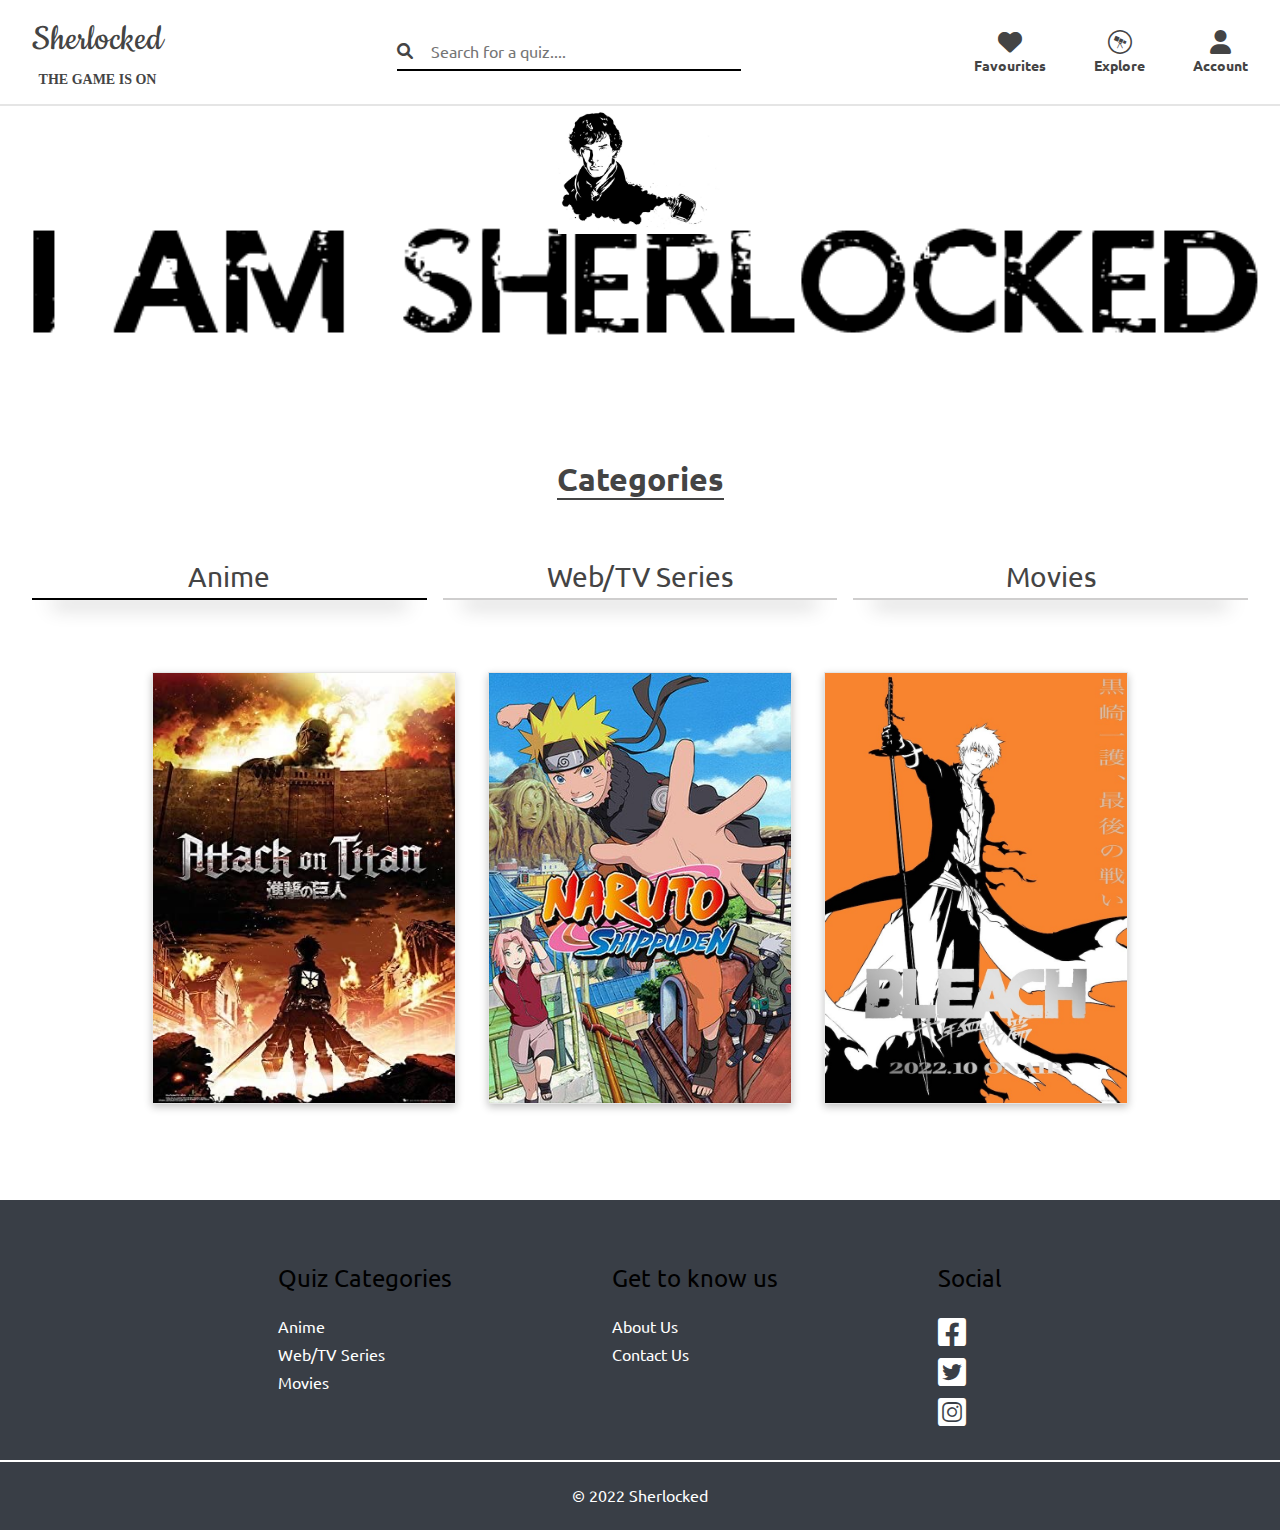
<file: index.html>
<!DOCTYPE html>
<html lang="en">
<head>
    <meta charset="UTF-8">
    <meta http-equiv="X-UA-Compatible" content="IE=edge">
    <meta name="viewport" content="width=device-width, initial-scale=1.0">
    <link rel="stylesheet" href="https://cdnjs.cloudflare.com/ajax/libs/font-awesome/6.0.0/css/all.min.css" integrity="sha512-9usAa10IRO0HhonpyAIVpjrylPvoDwiPUiKdWk5t3PyolY1cOd4DSE0Ga+ri4AuTroPR5aQvXU9xC6qOPnzFeg==" crossorigin="anonymous" referrerpolicy="no-referrer" />
    <link rel="stylesheet" href="https://anchor-ui.netlify.app/styles.css" />
    <link rel="stylesheet" href="style.css">
    <title>Sherlocked</title>
</head>
<body>
    <header class="header">
        <nav class="navbar flex flex-row flex-align-center">
            <div class="navbar-left flex flex-col flex-align-justify-center">
                <a href="index.html" class="h1 logo">Sherlocked</a>
                <p class="small logo-down">THE GAME IS ON</p>
            </div>
            <div class="navbar-mid flex flex-align-justify-center">
                <i class="fa-solid fa-magnifying-glass"></i>
                <input type="search" placeholder="Search for a quiz...." class="search-bar">
            </div>
            <div class="navbar-right flex flex-align-justify-center">
                <a href="#" class="btn icon-btn flex flex-col flex-align-justify-center">
                    <i class="fas fa-heart"></i>
                    <span class="small">Favourites</span>
                </a>
                <a href="#" class="btn icon-btn flex flex-col flex-align-justify-center">
                    <i class="fa-brands fa-wpexplorer"></i>
                    <span class="small">Explore</span>
                </a>
                <a href="#" class="btn icon-btn flex flex-col flex-align-justify-center">
                    <i class="fa-solid fa-user"></i>
                    <span class="small">Account</span>
                </a>
            </div>
        </nav>
        <section class="display">
            <img src="./images/I-AM-SHERLOCKED.png" alt="Sherlocked">
            <div class="top-img">
                <img src="./images/sherlock.jpg" alt="The Game Is On">
            </div>
        </section>
    </header>
    <main class="quiz-arena flex flex-col flex-align-justify-center">
        <h1 class="h2 title">Categories</h1>
        <div class="categories flex flex-align-justify-center">
            <button class="h3 category anime-btn active-category">Anime</button>
            <button class="h3 category web-btn">Web/TV Series</button>
            <button class="h3 category movie-btn">Movies</button>
        </div>
        <div class="category-quizes anime-category flex flex-row flex-align-justify-center">
            <div class="card card-overlay">
                <img src="./images/aot.jpg" alt="quiz">
                <div class="overlay">
                    <p class="h4">Attack on Titans</p>
                    <a href="./html/instruction.html" class="btn h5">Take Quiz</a>
                </div>
            </div>
            <div class="card card-overlay">
                <img src="./images/narutoshippuden.jpg" alt="quiz">
                <div class="overlay">
                    <p class="h4">Naruto Shippuden</p>
                    <a href="./html/instruction.html" class="btn h5">Take Quiz</a>
                </div>
            </div>
            <div class="card card-overlay">
                <img src="./images/bleach.png" alt="quiz">
                <div class="overlay">
                    <p class="h4">Bleach</p>
                    <a href="./html/instruction.html" class="btn h5">Take Quiz</a>
                </div>
            </div>
        </div>
        <div class="category-quizes web-category flex flex-row flex-align-justify-center">
            <div class="card card-overlay">
                <img src="./images/got.jpg" alt="quiz">
                <div class="overlay">
                    <p class="h4">Game Of Thrones</p>
                    <a href="./html/instruction.html" class="btn h5">Take Quiz</a>
                </div>
            </div>
            <div class="card card-overlay">
                <img src="./images/strangerthings.jpg" alt="quiz">
                <div class="overlay">
                    <p class="h4">Stranger Things</p>
                    <a href="./html/instruction.html" class="btn h5">Take Quiz</a>
                </div>
            </div>
            <div class="card card-overlay">
                <img src="./images/witcher.jpg" alt="quiz">
                <div class="overlay">
                    <p class="h4">The Witcher</p>
                    <a href="./html/instruction.html" class="btn h5">Take Quiz</a>
                </div>
            </div>
        </div>
        <div class="category-quizes movie-category flex flex-row flex-align-justify-center">
            <div class="card card-overlay">
                <img src="./images/inception.jpg" alt="quiz">
                <div class="overlay">
                    <p class="h4">Inception</p>
                    <a href="./html/instruction.html" class="btn h5">Take Quiz</a>
                </div>
            </div>
            <div class="card card-overlay">
                <img src="./images/darkknight.jpg" alt="quiz">
                <div class="overlay">
                    <p class="h4">The Dark Knight</p>
                    <a href="./html/instruction.html" class="btn h5">Take Quiz</a>
                </div>
            </div>
            <div class="card card-overlay">
                <img src="./images/shawshankredemption.jpg" alt="quiz">
                <div class="overlay">
                    <p class="h4">The Shawshank Redemption</p>
                    <a href="./html/instruction.html" class="btn h5">Take Quiz</a>
                </div>
            </div>
        </div>
    </main>
    <footer class="footer">
        <div class="footer-nav flex flex-justify-center">
            <div class="footer-nav-item flex flex-col flex-justify-center">
                <p class="h4">Quiz Categories</p>
                <div class="footer-list flex flex-col flex-justify-center">
                    <a href="#" class="footer-item">Anime</a>
                    <a href="#" class="footer-item">Web/TV Series</a>
                    <a href="#" class="footer-item">Movies</a>
                </div>
            </div>
            <div class="footer-nav-item flex flex-col flex-justify-center">
                <p class="h4">Get to know us</p>
                <div class="footer-list flex flex-col flex-justify-center">
                    <a href="#" class="footer-item">About Us</a>
                    <a href="#" class="footer-item">Contact Us</a>
                </div>
            </div>
            <div class="footer-nav-item flex flex-col flex-justify-center">
                <p class="h4">Social</p>
                <div class="footer-list flex flex-col flex-justify-center">
                    <a href="#" class="footer-item"><i class="fa-brands fa-facebook-square"></i></a>
                    <a href="#" class="footer-item"><i class="fa-brands fa-twitter-square"></i></a>
                    <a href="#" class="product"><i class="fa-brands fa-instagram-square"></i></a>
                </div>
            </div>
        </div>
        <div class="logo">
            <p class="h6">&copy; 2022 Sherlocked</p>
        </div>
    </footer>
</body>
<script src="app.js"></script>
</html>
</file>
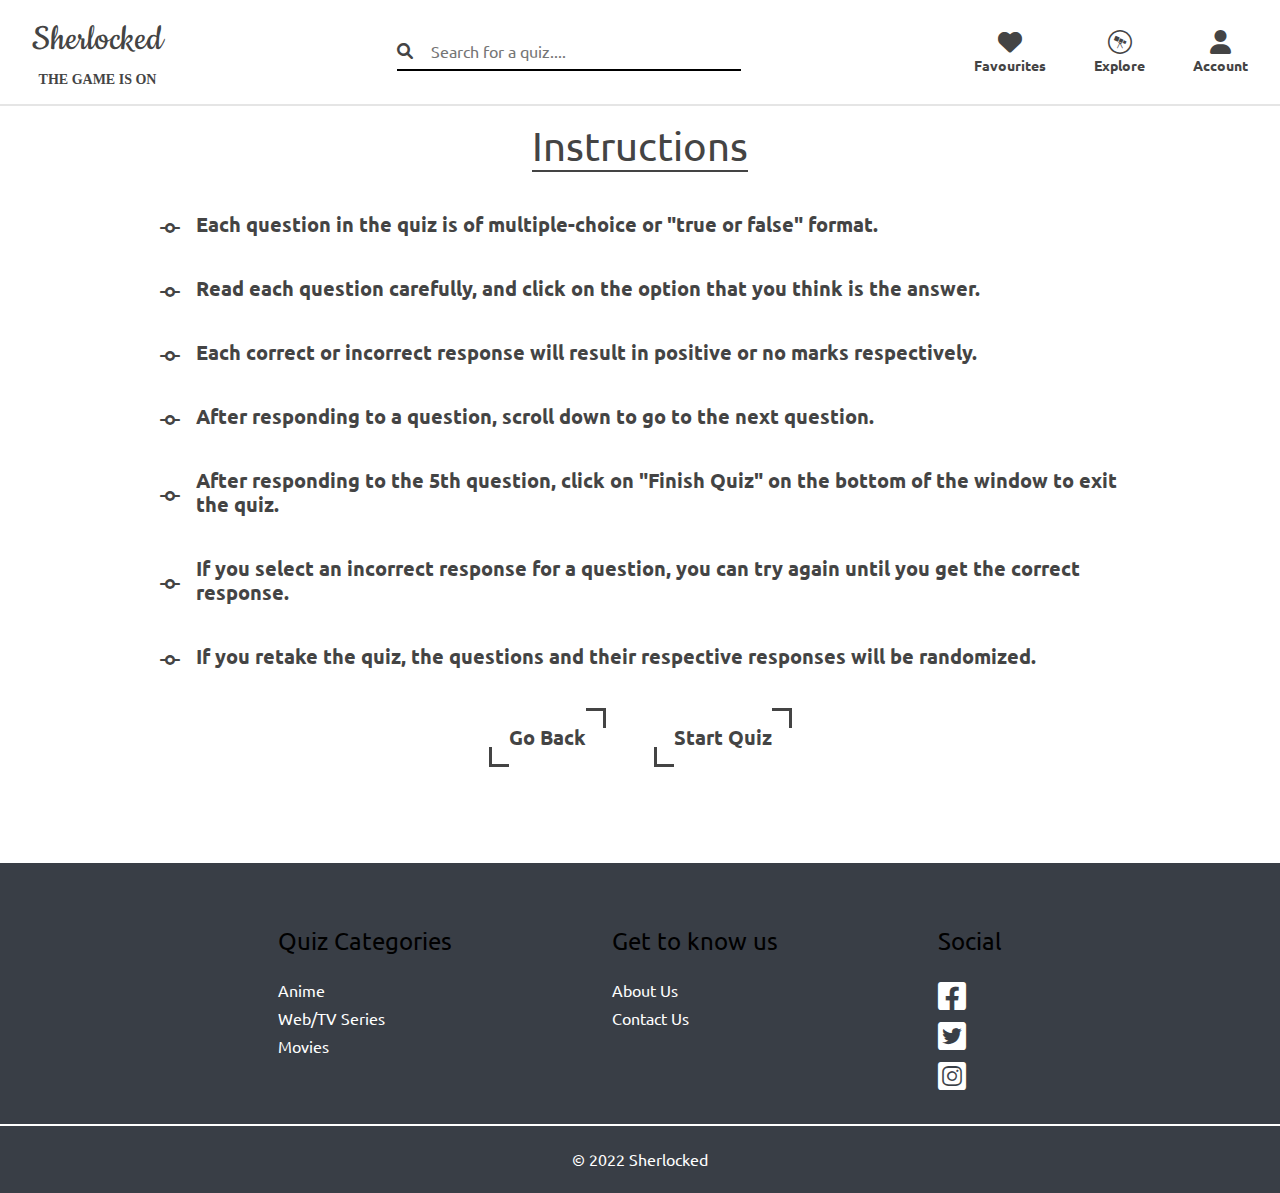
<file: html/instruction.html>
<!DOCTYPE html>
<html lang="en">
<head>
    <meta charset="UTF-8">
    <meta http-equiv="X-UA-Compatible" content="IE=edge">
    <meta name="viewport" content="width=device-width, initial-scale=1.0">
    <link rel="stylesheet" href="https://cdnjs.cloudflare.com/ajax/libs/font-awesome/6.0.0/css/all.min.css" integrity="sha512-9usAa10IRO0HhonpyAIVpjrylPvoDwiPUiKdWk5t3PyolY1cOd4DSE0Ga+ri4AuTroPR5aQvXU9xC6qOPnzFeg==" crossorigin="anonymous" referrerpolicy="no-referrer" />
    <link rel="stylesheet" href="https://anchor-ui.netlify.app/styles.css" />
    <link rel="stylesheet" href="../style.css">
    <title>Sherlocked</title>
</head>
<body>
    <header class="header">
        <nav class="navbar flex flex-row flex-align-center">
            <div class="navbar-left flex flex-col flex-align-justify-center">
                <a href="../index.html" class="h1 logo">Sherlocked</a>
                <p class="small logo-down">THE GAME IS ON</p>
            </div>
            <div class="navbar-mid flex flex-align-justify-center">
                <i class="fa-solid fa-magnifying-glass"></i>
                <input type="search" placeholder="Search for a quiz...." class="search-bar">
            </div>
            <div class="navbar-right flex flex-align-justify-center">
                <a href="#" class="btn icon-btn flex flex-col flex-align-justify-center">
                    <i class="fas fa-heart"></i>
                    <span class="small">Favourites</span>
                </a>
                <a href="#" class="btn icon-btn flex flex-col flex-align-justify-center">
                    <i class="fa-brands fa-wpexplorer"></i>
                    <span class="small">Explore</span>
                </a>
                <a href="#" class="btn icon-btn flex flex-col flex-align-justify-center">
                    <i class="fa-solid fa-user"></i>
                    <span class="small">Account</span>
                </a>
            </div>
        </nav>
    </header>
    <main class="instructions-page flex flex-col flex-align-justify-center">
        <p class="h1 title">Instructions</p>
        <div class="instructions flex flex-col flex-justify-center">
            <p class="instruction flex flex-align-justify-center">
                <i class="fa-solid fa-code-commit"></i>
                <span class="message h5">Each question in the quiz is of multiple-choice or "true or false" format.</span>
            </p>
            <p class="instruction flex flex-align-justify-center">
                <i class="fa-solid fa-code-commit"></i>
                <span class="message h5">Read each question carefully, and click on the option that you think is the answer.</span>
            </p>
            <p class="instruction flex flex-align-justify-center">
                <i class="fa-solid fa-code-commit"></i>
                <span class="message h5">Each correct or incorrect response will result in positive or no marks respectively.</span>
            </p>
            <p class="instruction flex flex-align-justify-center">
                <i class="fa-solid fa-code-commit"></i>
                <span class="message h5">After responding to a question, scroll down to go to the next question.</span>
            </p>
            <p class="instruction flex flex-align-justify-center">
                <i class="fa-solid fa-code-commit"></i>
                <span class="message h5">After responding to the 5th question, click on "Finish Quiz" on the bottom of the window to exit the quiz.</span>
            </p>
            <p class="instruction flex flex-align-justify-center">
                <i class="fa-solid fa-code-commit"></i>
                <span class="message h5">If you select an incorrect response for a question, you can try again until you get the correct response.</span>
            </p>
            <p class="instruction flex flex-align-justify-center">
                <i class="fa-solid fa-code-commit"></i>
                <span class="message h5">If you retake the quiz, the questions and their respective responses will be randomized.</span>
            </p>
        </div>
        <div class="buttons flex flex-row flex-align-justify-center">
            <a href="../index.html" class="btn animated-btn">Go Back</a>
            <a href="quiz.html" class="btn animated-btn">Start Quiz</a>
        </div>
    </main>
    <footer class="footer">
        <div class="footer-nav flex flex-justify-center">
            <div class="footer-nav-item flex flex-col flex-justify-center">
                <p class="h4">Quiz Categories</p>
                <div class="footer-list flex flex-col flex-justify-center">
                    <a href="#" class="footer-item">Anime</a>
                    <a href="#" class="footer-item">Web/TV Series</a>
                    <a href="#" class="footer-item">Movies</a>
                </div>
            </div>
            <div class="footer-nav-item flex flex-col flex-justify-center">
                <p class="h4">Get to know us</p>
                <div class="footer-list flex flex-col flex-justify-center">
                    <a href="#" class="footer-item">About Us</a>
                    <a href="#" class="footer-item">Contact Us</a>
                </div>
            </div>
            <div class="footer-nav-item flex flex-col flex-justify-center">
                <p class="h4">Social</p>
                <div class="footer-list flex flex-col flex-justify-center">
                    <a href="#" class="footer-item"><i class="fa-brands fa-facebook-square"></i></a>
                    <a href="#" class="footer-item"><i class="fa-brands fa-twitter-square"></i></a>
                    <a href="#" class="product"><i class="fa-brands fa-instagram-square"></i></a>
                </div>
            </div>
        </div>
        <div class="logo">
            <p class="h6">&copy; 2022 Sherlocked</p>
        </div>
    </footer>
</body>
</html>
</file>
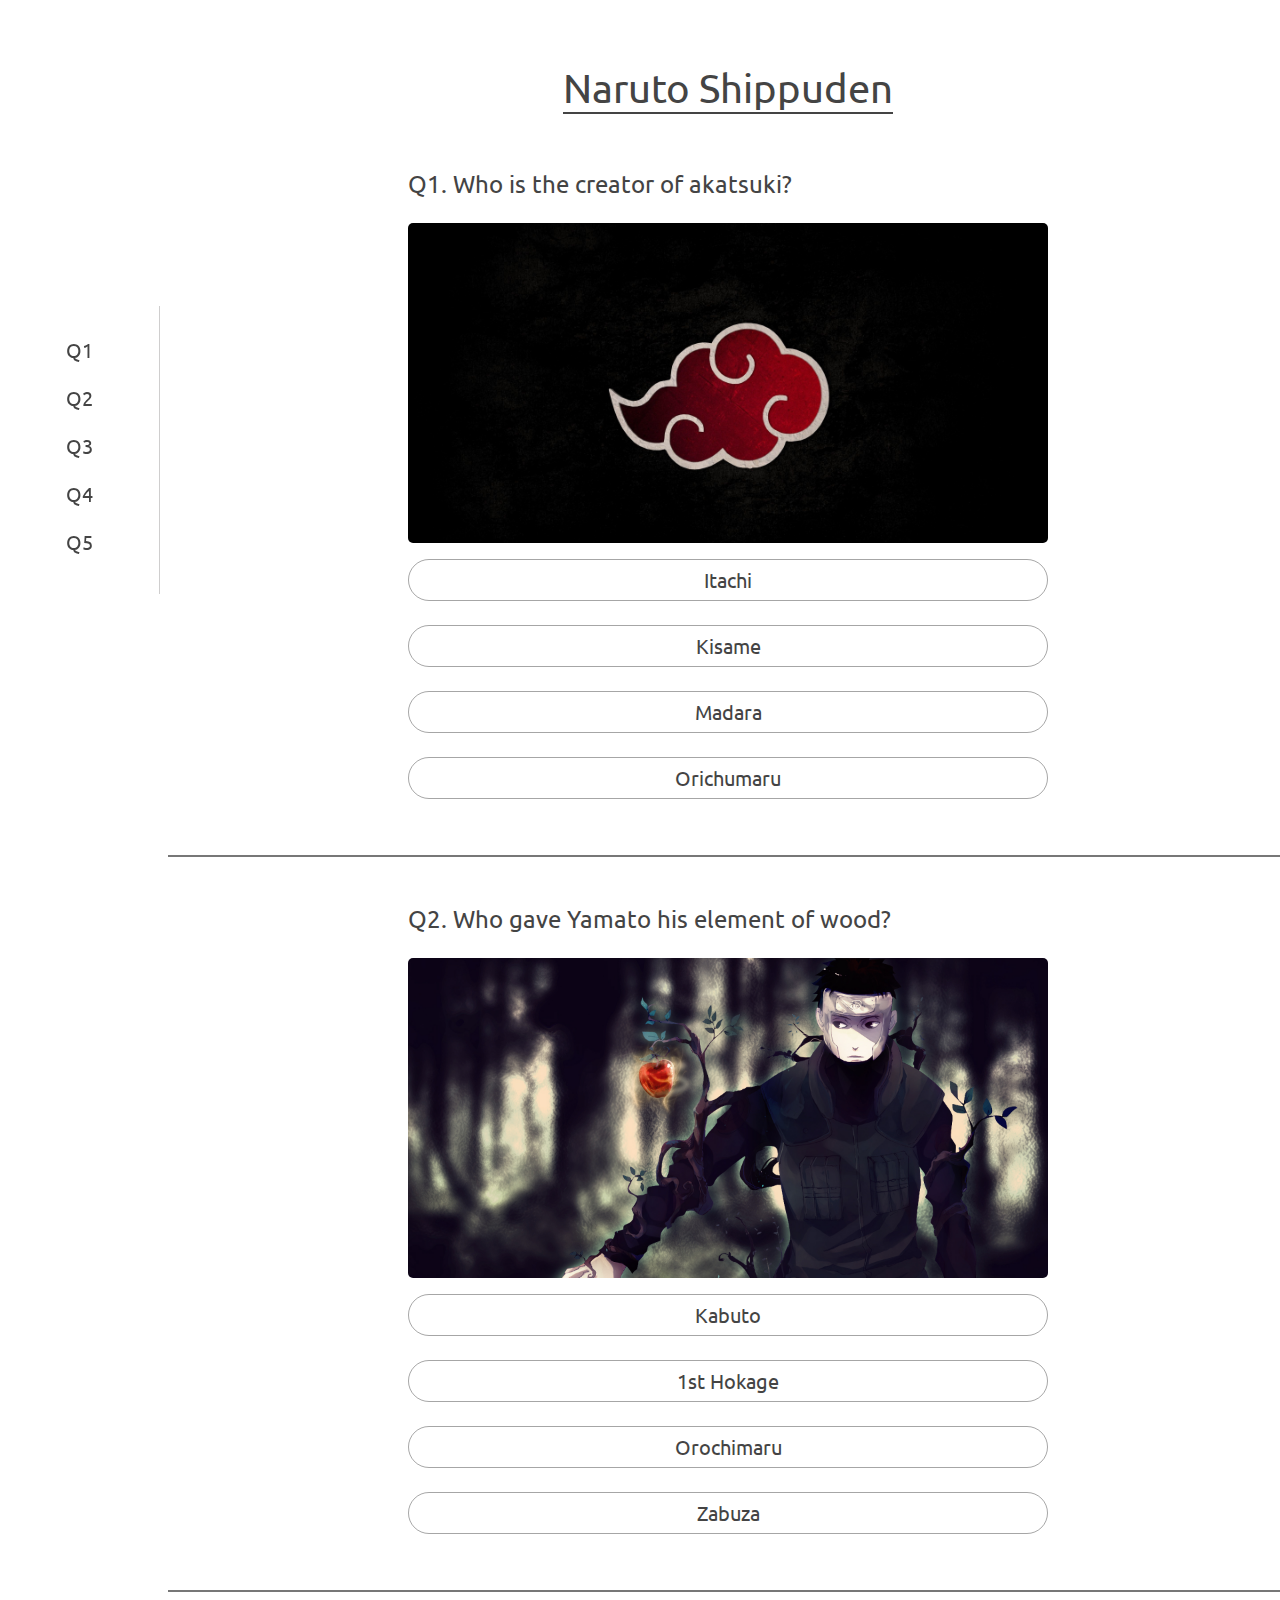
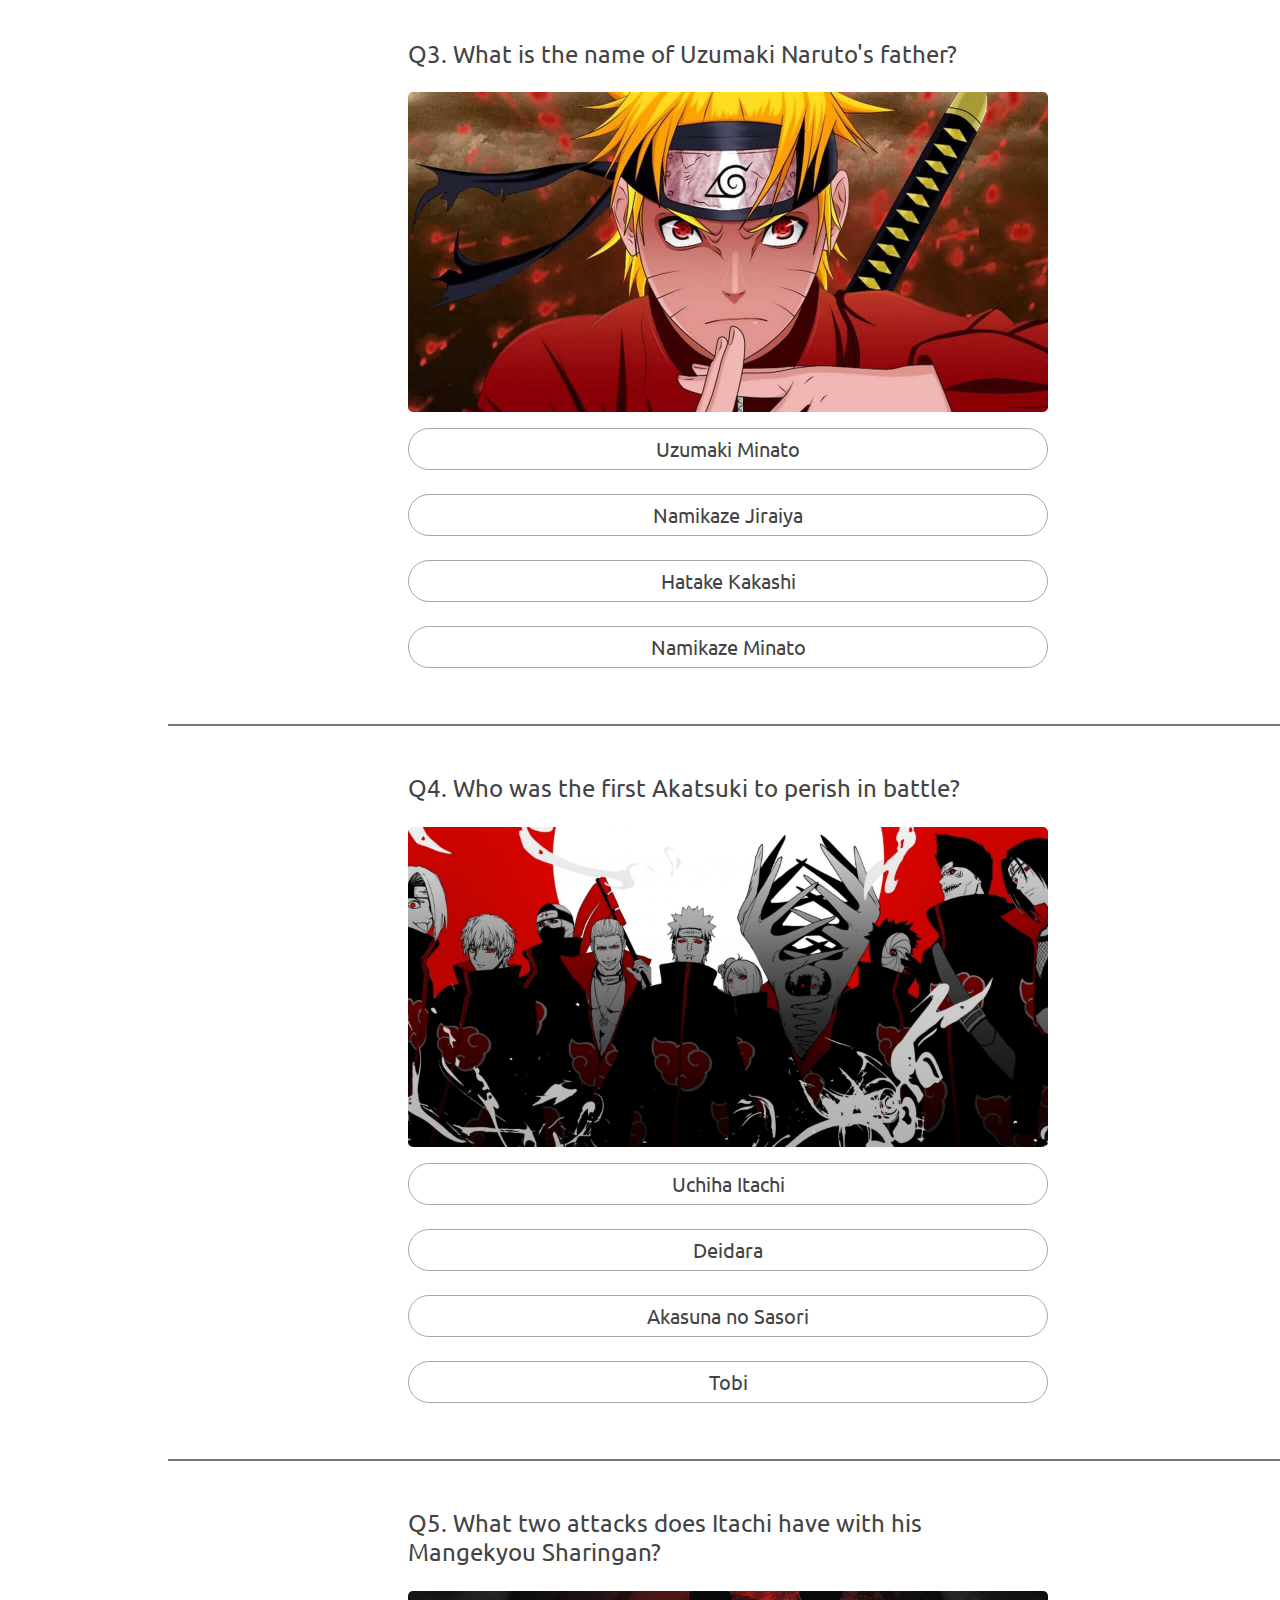
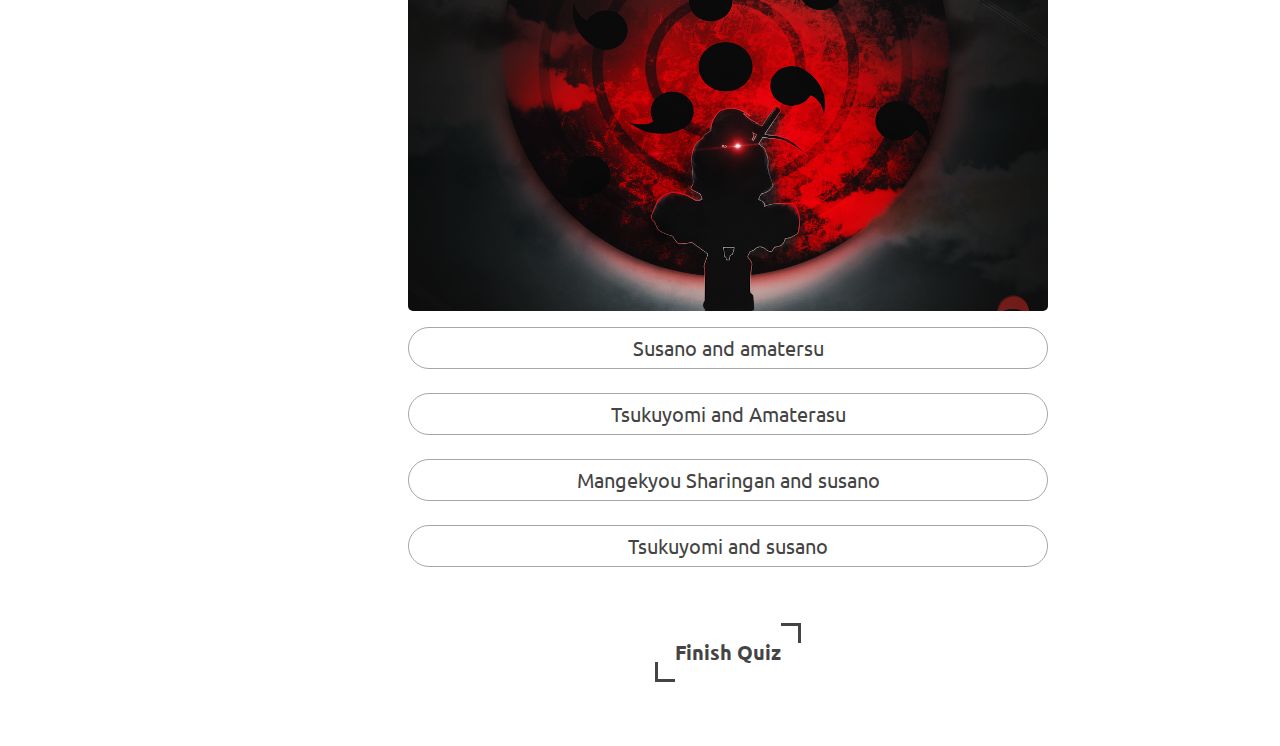
<file: html/quiz.html>
<!DOCTYPE html>
<html lang="en">
<head>
    <meta charset="UTF-8">
    <meta http-equiv="X-UA-Compatible" content="IE=edge">
    <meta name="viewport" content="width=device-width, initial-scale=1.0">
    <link rel="stylesheet" href="https://cdnjs.cloudflare.com/ajax/libs/font-awesome/6.0.0/css/all.min.css" integrity="sha512-9usAa10IRO0HhonpyAIVpjrylPvoDwiPUiKdWk5t3PyolY1cOd4DSE0Ga+ri4AuTroPR5aQvXU9xC6qOPnzFeg==" crossorigin="anonymous" referrerpolicy="no-referrer" />
    <link rel="stylesheet" href="https://anchor-ui.netlify.app/styles.css" />
    <link rel="stylesheet" href="../style.css">
    <title>Sherlocked</title>
</head>
<body>
    <main class="quiz-page">
        <div class="quiz-nav">
            <div class="q-list flex flex-col flex-align-justify-center">
                <a href="#" class="h5">Q1</a>
                <a href="#" class="h5">Q2</a>
                <a href="#" class="h5">Q3</a>
                <a href="#" class="h5">Q4</a>
                <a href="#" class="h5">Q5</a>
            </div>
        </div>
        <div class="quiz-questions flex flex-col flex-align-justify-center">
            <p class="h1 title">Naruto Shippuden</p>
            <div class="questions flex flex-col flex-align-justify-center">
                <div class="question flex flex-col flex-align-justify-center">
                    <p class="h4 question-title">Q1. Who is the creator of akatsuki?</p>
                    <div class="question-image">
                        <img src="../images/akatsuki.jpg" alt="ques-img">
                    </div>
                    <div class="options flex flex-col flex-align-justify-center">
                        <p class="h5 option">Itachi</p>
                        <p class="h5 option">Kisame</p>
                        <p class="h5 option">Madara</p>
                        <p class="h5 option">Orichumaru</p>
                    </div>
                </div>
                <hr class="hr">
                <div class="question flex flex-col flex-align-justify-center">
                    <p class="h4 question-title">Q2. Who gave Yamato his element of wood?</p>
                    <div class="question-image">
                        <img src="../images/yamato.png" alt="ques-img">
                    </div>
                    <div class="options flex flex-col flex-align-justify-center">
                        <p class="h5 option">Kabuto</p>
                        <p class="h5 option">1st Hokage</p>
                        <p class="h5 option">Orochimaru</p>
                        <p class="h5 option">Zabuza</p>
                    </div>
                </div>
                <hr class="hr">
                <div class="question flex flex-col flex-align-justify-center">
                    <p class="h4 question-title">Q3. What is the name of Uzumaki Naruto's father?</p>
                    <div class="question-image">
                        <img src="../images/naruto.jpg" alt="ques-img">
                    </div>
                    <div class="options flex flex-col flex-align-justify-center">
                        <p class="h5 option">Uzumaki Minato</p>
                        <p class="h5 option">Namikaze Jiraiya</p>
                        <p class="h5 option">Hatake Kakashi</p>
                        <p class="h5 option">Namikaze Minato</p>
                    </div>
                </div>
                <hr class="hr">
                <div class="question flex flex-col flex-align-justify-center">
                    <p class="h4 question-title">Q4. Who was the first Akatsuki to perish in battle?</p>
                    <div class="question-image">
                        <img src="../images/akatsukis.jpg" alt="ques-img">
                    </div>
                    <div class="options flex flex-col flex-align-justify-center">
                        <p class="h5 option">Uchiha Itachi</p>
                        <p class="h5 option">Deidara</p>
                        <p class="h5 option">Akasuna no Sasori</p>
                        <p class="h5 option">Tobi</p>
                    </div>
                </div>
                <hr class="hr">
                <div class="question flex flex-col flex-align-justify-center">
                    <p class="h4 question-title">Q5. What two attacks does Itachi have with his Mangekyou Sharingan?</p>
                    <div class="question-image">
                        <img src="../images/itachi.png" alt="ques-img">
                    </div>
                    <div class="options flex flex-col flex-align-justify-center">
                        <p class="h5 option">Susano and amatersu</p>
                        <p class="h5 option">Tsukuyomi and Amaterasu</p>
                        <p class="h5 option">Mangekyou Sharingan and susano</p>
                        <p class="h5 option">Tsukuyomi and susano</p>
                    </div>
                </div>
            </div>
            <a href="./result.html" class="btn animated-btn">Finish Quiz</a>
        </div>
    </main>
</body>
</html>
</file>
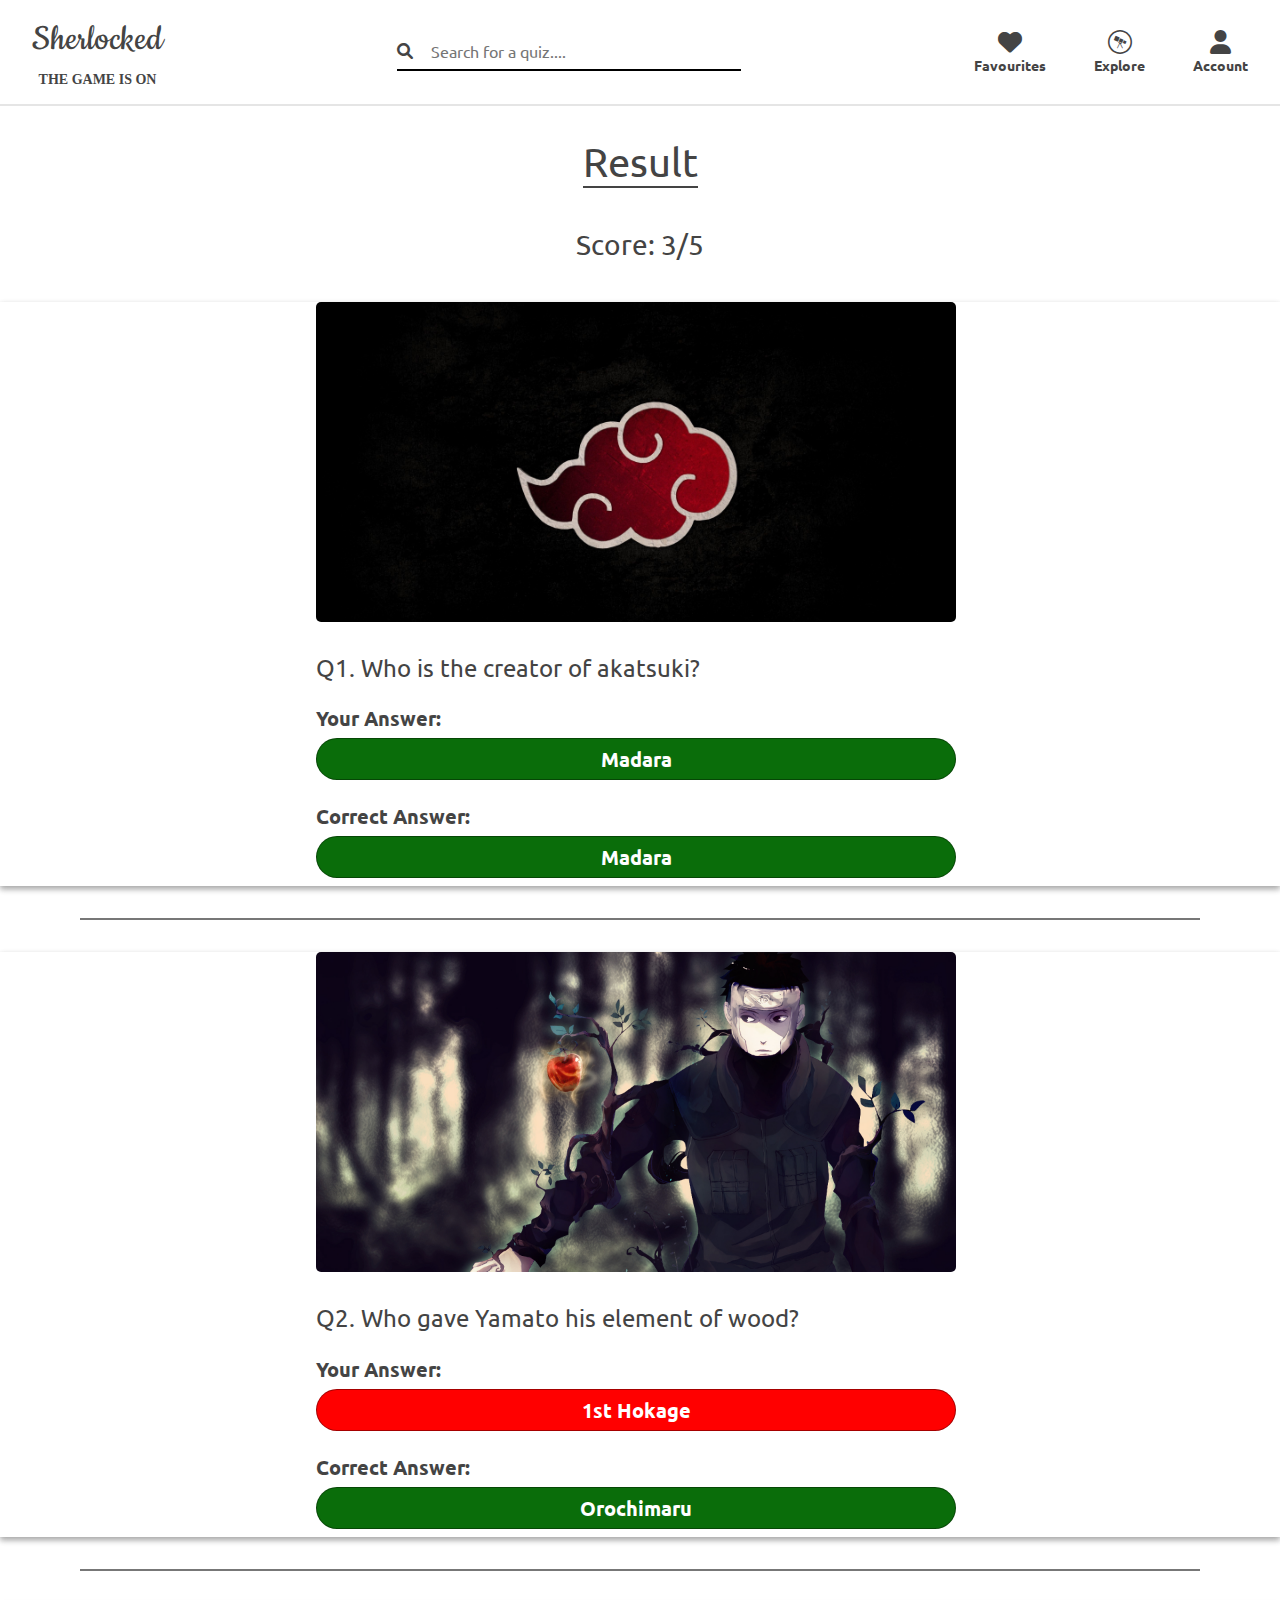
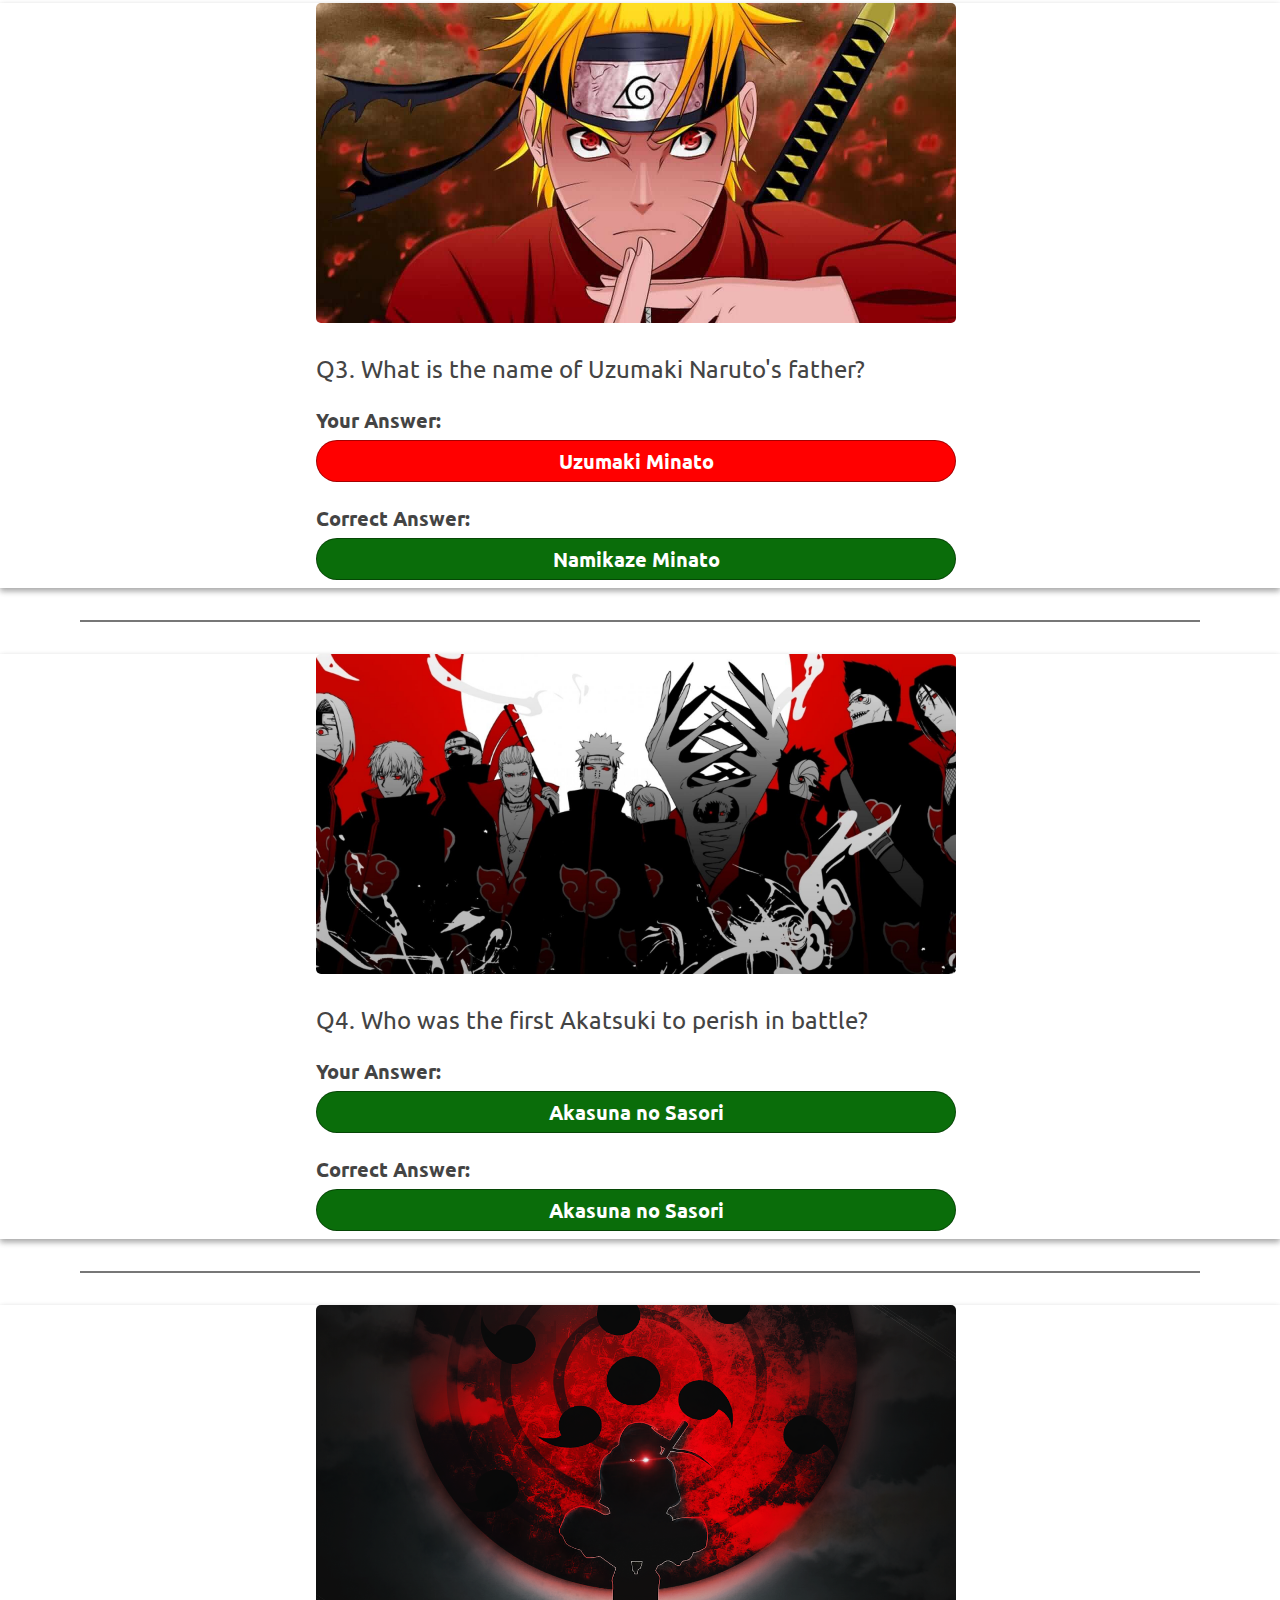
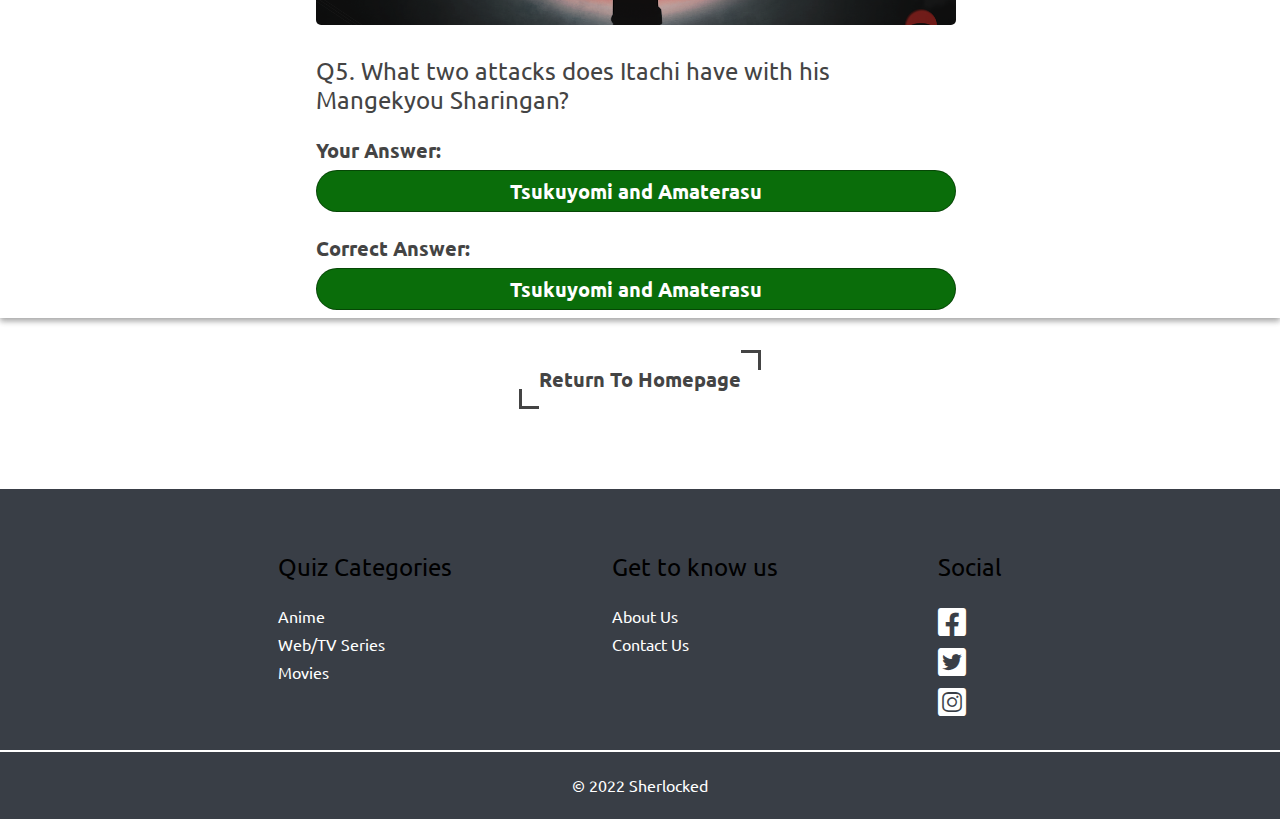
<file: html/result.html>
<!DOCTYPE html>
<html lang="en">
<head>
    <meta charset="UTF-8">
    <meta http-equiv="X-UA-Compatible" content="IE=edge">
    <meta name="viewport" content="width=device-width, initial-scale=1.0">
    <link rel="stylesheet" href="https://cdnjs.cloudflare.com/ajax/libs/font-awesome/6.0.0/css/all.min.css" integrity="sha512-9usAa10IRO0HhonpyAIVpjrylPvoDwiPUiKdWk5t3PyolY1cOd4DSE0Ga+ri4AuTroPR5aQvXU9xC6qOPnzFeg==" crossorigin="anonymous" referrerpolicy="no-referrer" />
    <link rel="stylesheet" href="https://anchor-ui.netlify.app/styles.css" />
    <link rel="stylesheet" href="../style.css">
    <title>Sherlocked</title>
</head>
<body>
    <header class="header">
        <nav class="navbar flex flex-row flex-align-center">
            <div class="navbar-left flex flex-col flex-align-justify-center">
                <a href="../index.html" class="h1 logo">Sherlocked</a>
                <p class="small logo-down">THE GAME IS ON</p>
            </div>
            <div class="navbar-mid flex flex-align-justify-center">
                <i class="fa-solid fa-magnifying-glass"></i>
                <input type="search" placeholder="Search for a quiz...." class="search-bar">
            </div>
            <div class="navbar-right flex flex-align-justify-center">
                <a href="#" class="btn icon-btn flex flex-col flex-align-justify-center">
                    <i class="fas fa-heart"></i>
                    <span class="small">Favourites</span>
                </a>
                <a href="#" class="btn icon-btn flex flex-col flex-align-justify-center">
                    <i class="fa-brands fa-wpexplorer"></i>
                    <span class="small">Explore</span>
                </a>
                <a href="#" class="btn icon-btn flex flex-col flex-align-justify-center">
                    <i class="fa-solid fa-user"></i>
                    <span class="small">Account</span>
                </a>
            </div>
        </nav>
    </header>
    <main class="result-page flex flex-col flex-align-justify-center">
        <p class="h1 title">Result</p>
        <p class="h3">Score: 3/5</p>
        <div class="answers flex flex-col flex-align-justify-center">
            <div class="answer flex flex-row flex-align-justify-center">
                <div class="question-image">
                    <img src="../images/akatsuki.jpg" alt="ques-img">
                </div>
                <div class="answer-body flex flex-col flex-justify-center">
                    <p class="h4 question-title">Q1. Who is the creator of akatsuki?</p>
                    <div class="your">
                        <p class="h5">Your Answer: </p>
                        <p class="h5 option right">Madara</p>
                    </div>
                    <div class="correct">
                        <p class="h5">Correct Answer: </p>
                        <p class="h5 option right">Madara</p>
                    </div>
                </div>
            </div>
            <hr class="hr">
            <div class="answer flex flex-row flex-align-justify-center">
                <div class="question-image">
                    <img src="../images/yamato.png" alt="ques-img">
                </div>
                <div class="answer-body flex flex-col flex-justify-center">
                    <p class="h4 question-title">Q2. Who gave Yamato his element of wood?</p>
                    <div class="your">
                        <p class="h5">Your Answer: </p>
                        <p class="h5 option wrong">1st Hokage</p>
                    </div>
                    <div class="correct">
                        <p class="h5">Correct Answer: </p>
                        <p class="h5 option right">Orochimaru</p>
                    </div>
                </div>
            </div>
            <hr class="hr">
            <div class="answer flex flex-row flex-align-justify-center">
                <div class="question-image">
                    <img src="../images/naruto.jpg" alt="ques-img">
                </div>
                <div class="answer-body flex flex-col flex-justify-center">
                    <p class="h4 question-title">Q3. What is the name of Uzumaki Naruto's father?</p>
                    <div class="your">
                        <p class="h5">Your Answer: </p>
                        <p class="h5 option wrong">Uzumaki Minato</p>
                    </div>
                    <div class="correct">
                        <p class="h5">Correct Answer: </p>
                        <p class="h5 option right">Namikaze Minato</p>
                    </div>
                </div>
            </div>
            <hr class="hr">
            <div class="answer flex flex-row flex-align-justify-center">
                <div class="question-image">
                    <img src="../images/akatsukis.jpg" alt="ques-img">
                </div>
                <div class="answer-body flex flex-col flex-justify-center">
                    <p class="h4 question-title">Q4. Who was the first Akatsuki to perish in battle?</p>
                    <div class="your">
                        <p class="h5">Your Answer: </p>
                        <p class="h5 option right">Akasuna no Sasori</p>
                    </div>
                    <div class="correct">
                        <p class="h5">Correct Answer: </p>
                        <p class="h5 option right">Akasuna no Sasori</p>
                    </div>
                </div>
            </div>
            <hr class="hr">
            <div class="answer flex flex-row flex-align-justify-center">
                <div class="question-image">
                    <img src="../images/itachi.png" alt="ques-img">
                </div>
                <div class="answer-body flex flex-col flex-justify-center">
                    <p class="h4 question-title">Q5. What two attacks does Itachi have with his Mangekyou Sharingan?</p>
                    <div class="your">
                        <p class="h5">Your Answer: </p>
                        <p class="h5 option right">Tsukuyomi and Amaterasu</p>
                    </div>
                    <div class="correct">
                        <p class="h5">Correct Answer: </p>
                        <p class="h5 option right">Tsukuyomi and Amaterasu</p>
                    </div>
                </div>
            </div>
        </div>
        <a href="../index.html" class="btn animated-btn">Return To Homepage</a>
    </main>
    <footer class="footer">
        <div class="footer-nav flex flex-justify-center">
            <div class="footer-nav-item flex flex-col flex-justify-center">
                <p class="h4">Quiz Categories</p>
                <div class="footer-list flex flex-col flex-justify-center">
                    <a href="#" class="footer-item">Anime</a>
                    <a href="#" class="footer-item">Web/TV Series</a>
                    <a href="#" class="footer-item">Movies</a>
                </div>
            </div>
            <div class="footer-nav-item flex flex-col flex-justify-center">
                <p class="h4">Get to know us</p>
                <div class="footer-list flex flex-col flex-justify-center">
                    <a href="#" class="footer-item">About Us</a>
                    <a href="#" class="footer-item">Contact Us</a>
                </div>
            </div>
            <div class="footer-nav-item flex flex-col flex-justify-center">
                <p class="h4">Social</p>
                <div class="footer-list flex flex-col flex-justify-center">
                    <a href="#" class="footer-item"><i class="fa-brands fa-facebook-square"></i></a>
                    <a href="#" class="footer-item"><i class="fa-brands fa-twitter-square"></i></a>
                    <a href="#" class="product"><i class="fa-brands fa-instagram-square"></i></a>
                </div>
            </div>
        </div>
        <div class="logo">
            <p class="h6">&copy; 2022 Sherlocked</p>
        </div>
    </footer>
</body>
</html>
</file>
<file: style.css>
@import './css/imports.css';

/* -------- Header -------- */
/* Navbar */
.navbar {
    width: 100%;
    justify-content: space-between;
    padding: 1rem 2rem;
    border-bottom: 2px solid var(--light-black-1);
}

.logo {
    font-family: var(--font-cookie);
}

.logo-down {
    transform-origin: bottom;
    transform: scaleY(0);
    transition: var(--default-transition);
    font-family: var(--font-redressed);
}

.navbar:hover > .navbar-left > .logo-down {
    transform: scaleY(1);
}

.navbar-mid {
    gap: 0.5rem;
    border-bottom: 2px solid var(--black-color);
}

.search-bar {
    width: 20rem;
    font-size: 1rem;
    padding: 0.5rem 0.625rem;
    border: none;
    outline: none;
}

.search-bar::-webkit-search-cancel-button {
    cursor: pointer;
    color: var(--black-color);
}

.search-bar::-webkit-search-cancel-button:hover {
    transform: scale(1.1);
}

.navbar-right {
    gap: 3rem;
}

.icon-btn {
    gap: 0.1rem;
}

.icon-btn > i {
    font-size: 1.5rem;
    transition: var(--default-transition);
}

.icon-btn:hover > i {
    transform: scale(1.2);
}

/* Display */
.display {
    position: relative;
    width: 100%;
    height: fit-content;
}

.top-img {
    position: absolute;
    top: 0;
    left: 50%;
    transform: translateX(-50%);
    width: 15rem;
    height: 8rem;
}

/* Main */
/* Home Page */
.quiz-arena {
    width: 100%;
    gap: 2rem;
    margin-bottom: 5rem;
}

.categories {
    width: 100%;
    gap: 1rem;
    padding: 1rem 2rem;
}

.category {
    flex: 1;
    text-align: center;
    padding: 0.25rem 0;
    transition: var(--default-transition);
    cursor: pointer;
    outline: none;
    border: none;
    background: transparent;
    border-bottom: 2px solid var(--light-black-3);
    box-shadow: rgba(0, 0, 0, 0.45) 0px 25px 20px -20px;
}

.active-category,
.category:hover {
    border-bottom: 2px solid var(--black-color);
}

.category-quizes {
    width: 100%;
    gap: 2rem;
    padding: 1rem 2rem;
    transition: var(--default-transition);
}

.web-category,
.movie-category {
    display: none;
}

/* Instructions Page */
.instructions-page {
    width: 80%;
    padding: 1rem 2rem;
    margin: 0 auto;
    gap: 2rem;
    margin-bottom: 5rem;
}

.buttons {
    gap: 3rem;
}

.instructions {
    align-items: flex-start;
    gap: 2rem;
}

.instructions-page > .buttons {
    margin-left: 0;
}

.instruction {
    gap: 1rem;
    font-weight: 600;
}

/* Quiz Page */
.quiz-page {
    padding: 2rem 0;
}

.quiz-nav {
    position: fixed;
    top: 50%;
    transform: translateY(-50%);
    left: 0;
    width: 10rem;
    border-right: 1px solid var(--light-black-3);
    padding: 2rem 1rem;
}

.q-list {
    gap: 1rem;
}

.quiz-questions {
    margin-left: 11rem;
    padding: 2rem 1rem;
    gap: 3rem;
}

.questions {
    gap: 3rem;
}

.question,
.options {
    gap: 1rem;
}

.question-title {
    align-self: flex-start;
    width: 40rem;
    text-align: left;
}

.question-image {
    width: 40rem;
    height: 20rem;
    border-radius: 5px;
}

.question-image > img {
    border-radius: 5px;
    object-fit: cover;
    object-position: 0 0;
}

.option {
    padding: 0.5rem 1rem;
    border: 1px solid var(--light-black-6);
    border-radius: 2rem;
    width: 40rem;
    text-align: center;
}

.options > .option {
    cursor: pointer;
}

.options > .option:hover {
    border: 1px solid var(--black-color);
}

.hr {
    width: 70rem;
}

/* Result Page */
.result-page {
    width: 100%;
    gap: 2rem;
    margin-top: 2rem;
    margin-bottom: 5rem;
}

.answers {
    gap: 2rem;
}

.answer {
    gap: 2rem;
    box-shadow: rgba(0, 0, 0, 0.16) 0px 3px 6px, rgba(0, 0, 0, 0.23) 0px 3px 6px;
    padding-right: 0.5rem;
}

.answer-body {
    align-items: flex-start;
    gap: 1rem;
}

.your,
.correct {
    font-weight: 600;
}

.right {
    background: var(--green-color);
    color: var(--white-color);
}

.wrong {
    background: var(--red-color);
    color: var(--white-color);
}

/* Footer */

.footer {
    background: var(--secondary-color);
}

.footer-nav {
    align-items: flex-start;
    gap: 10rem;
    padding: 2rem 0;
}

.footer-nav-item {
    align-items: flex-start;
    gap: 1rem;
    margin-top: 2rem;
}

.footer-nav-item > .h4 {
    color: var(--black-color);
}

.footer-list {
    align-items: flex-start;
    gap: 0.5rem;
}

.footer-list > a {
    color: var(--white-color);
}

.footer-list > a:hover {
    transform: scale(1.1);
}

.footer-list > a > i {
    font-size: 2rem;
    color: var(--white-color);
}

.footer > .logo {
    padding: 1.5rem 0;
    border-top: 2px solid var(--white-color);
    text-align: center;
}

.footer > .logo > .h6 {
    margin: 0;
    color: var(--white-color);
}
</file>
